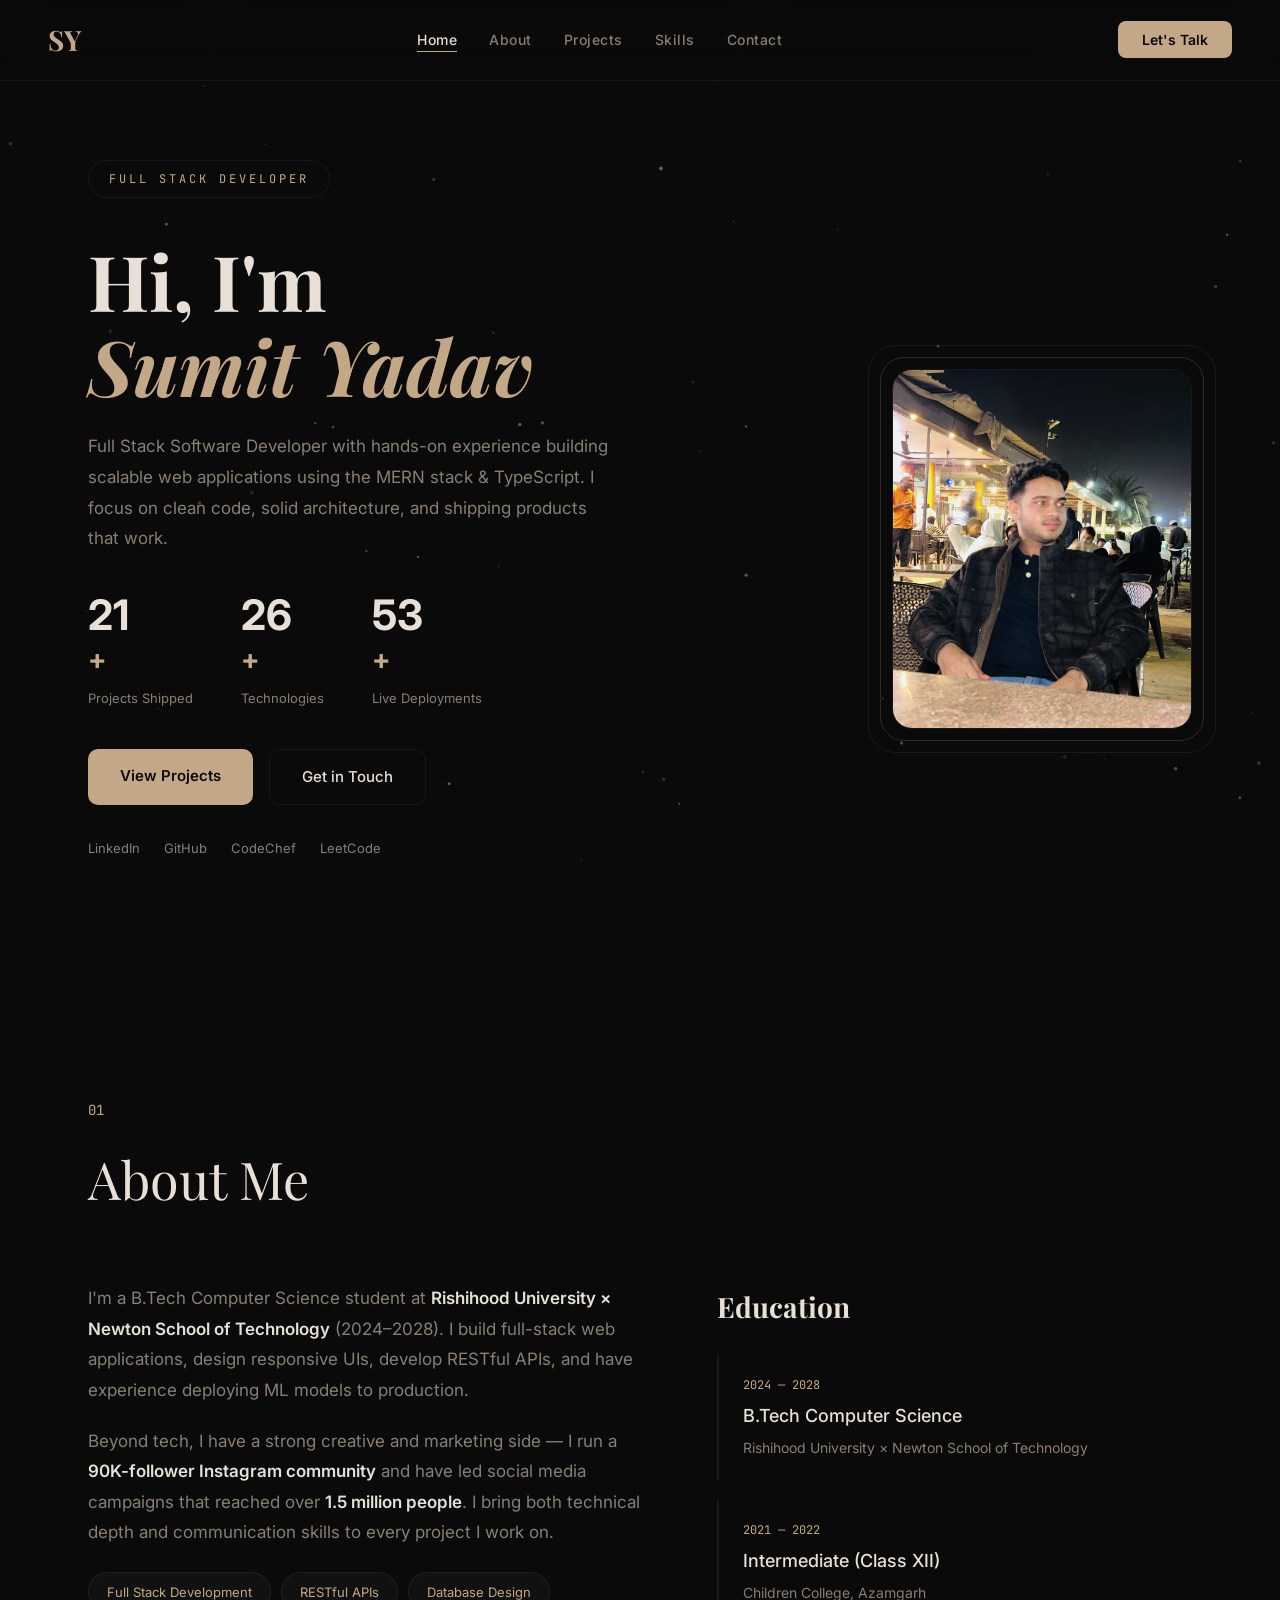
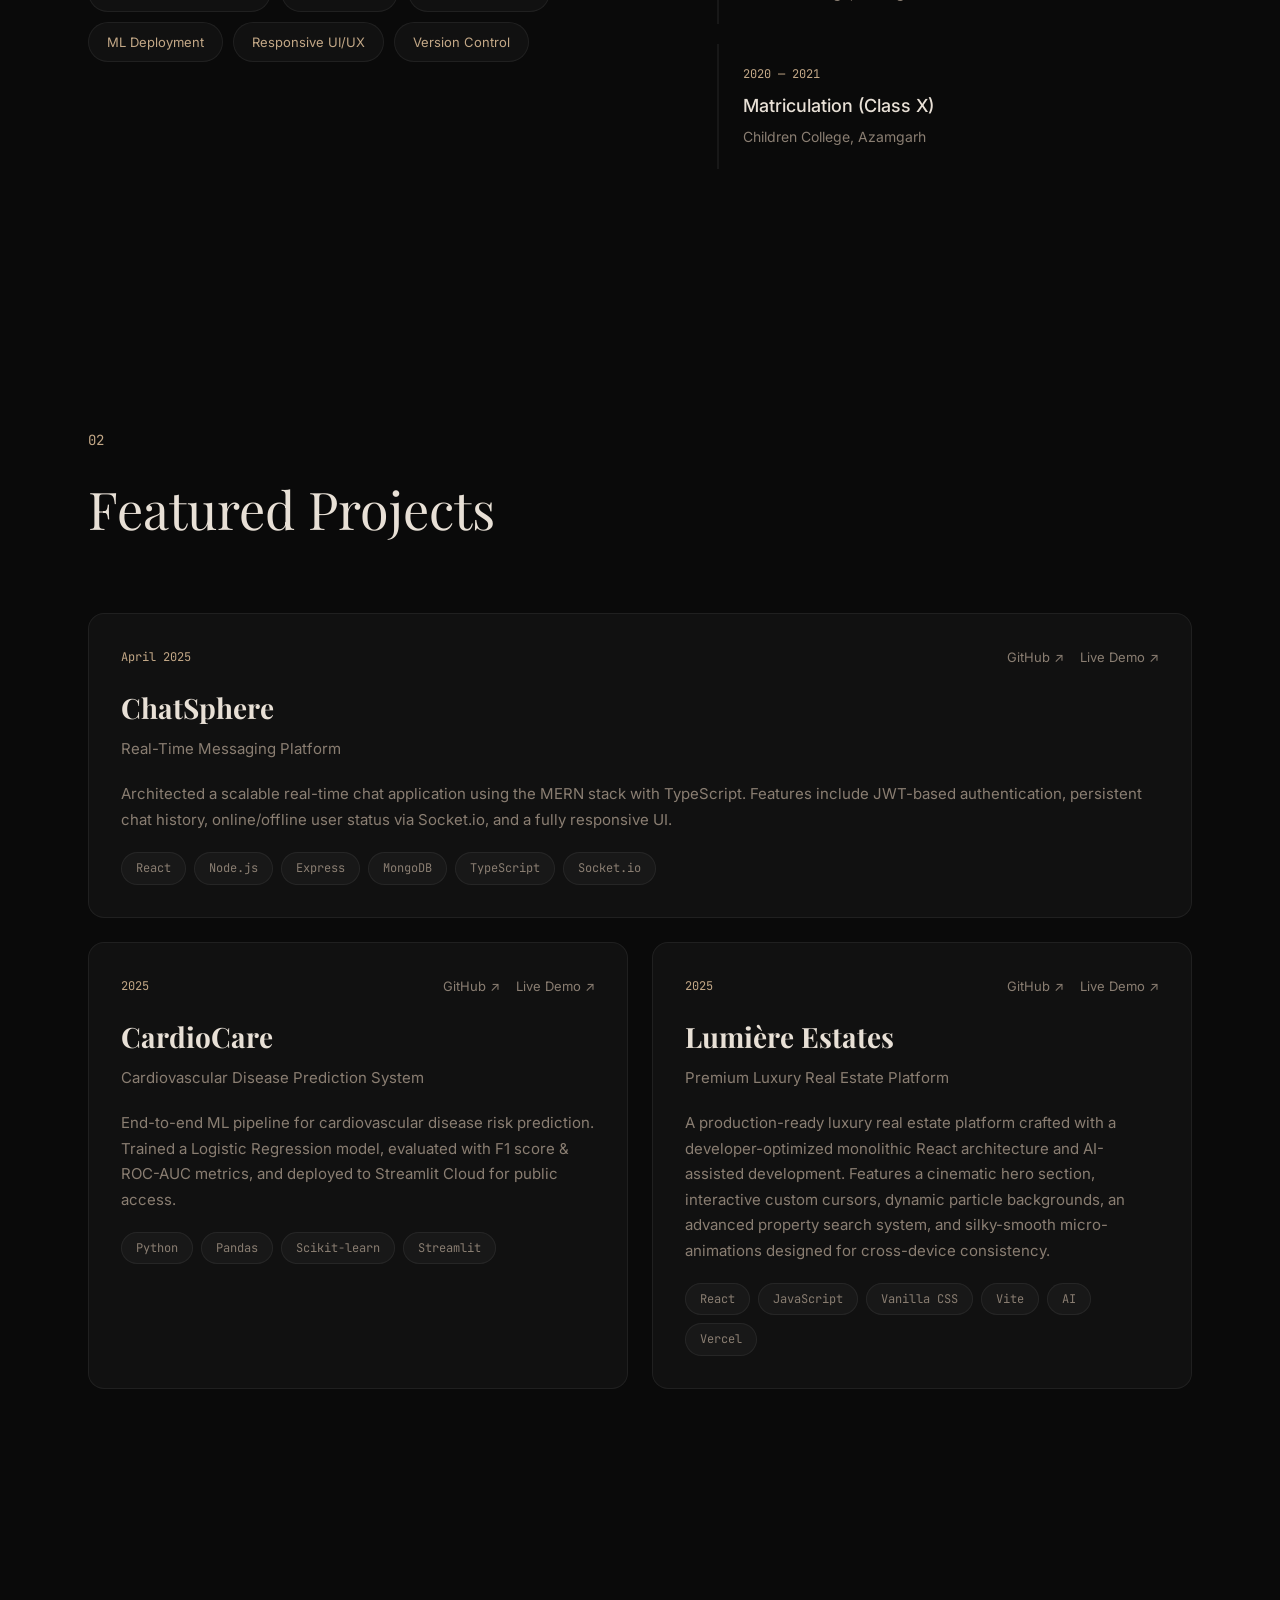
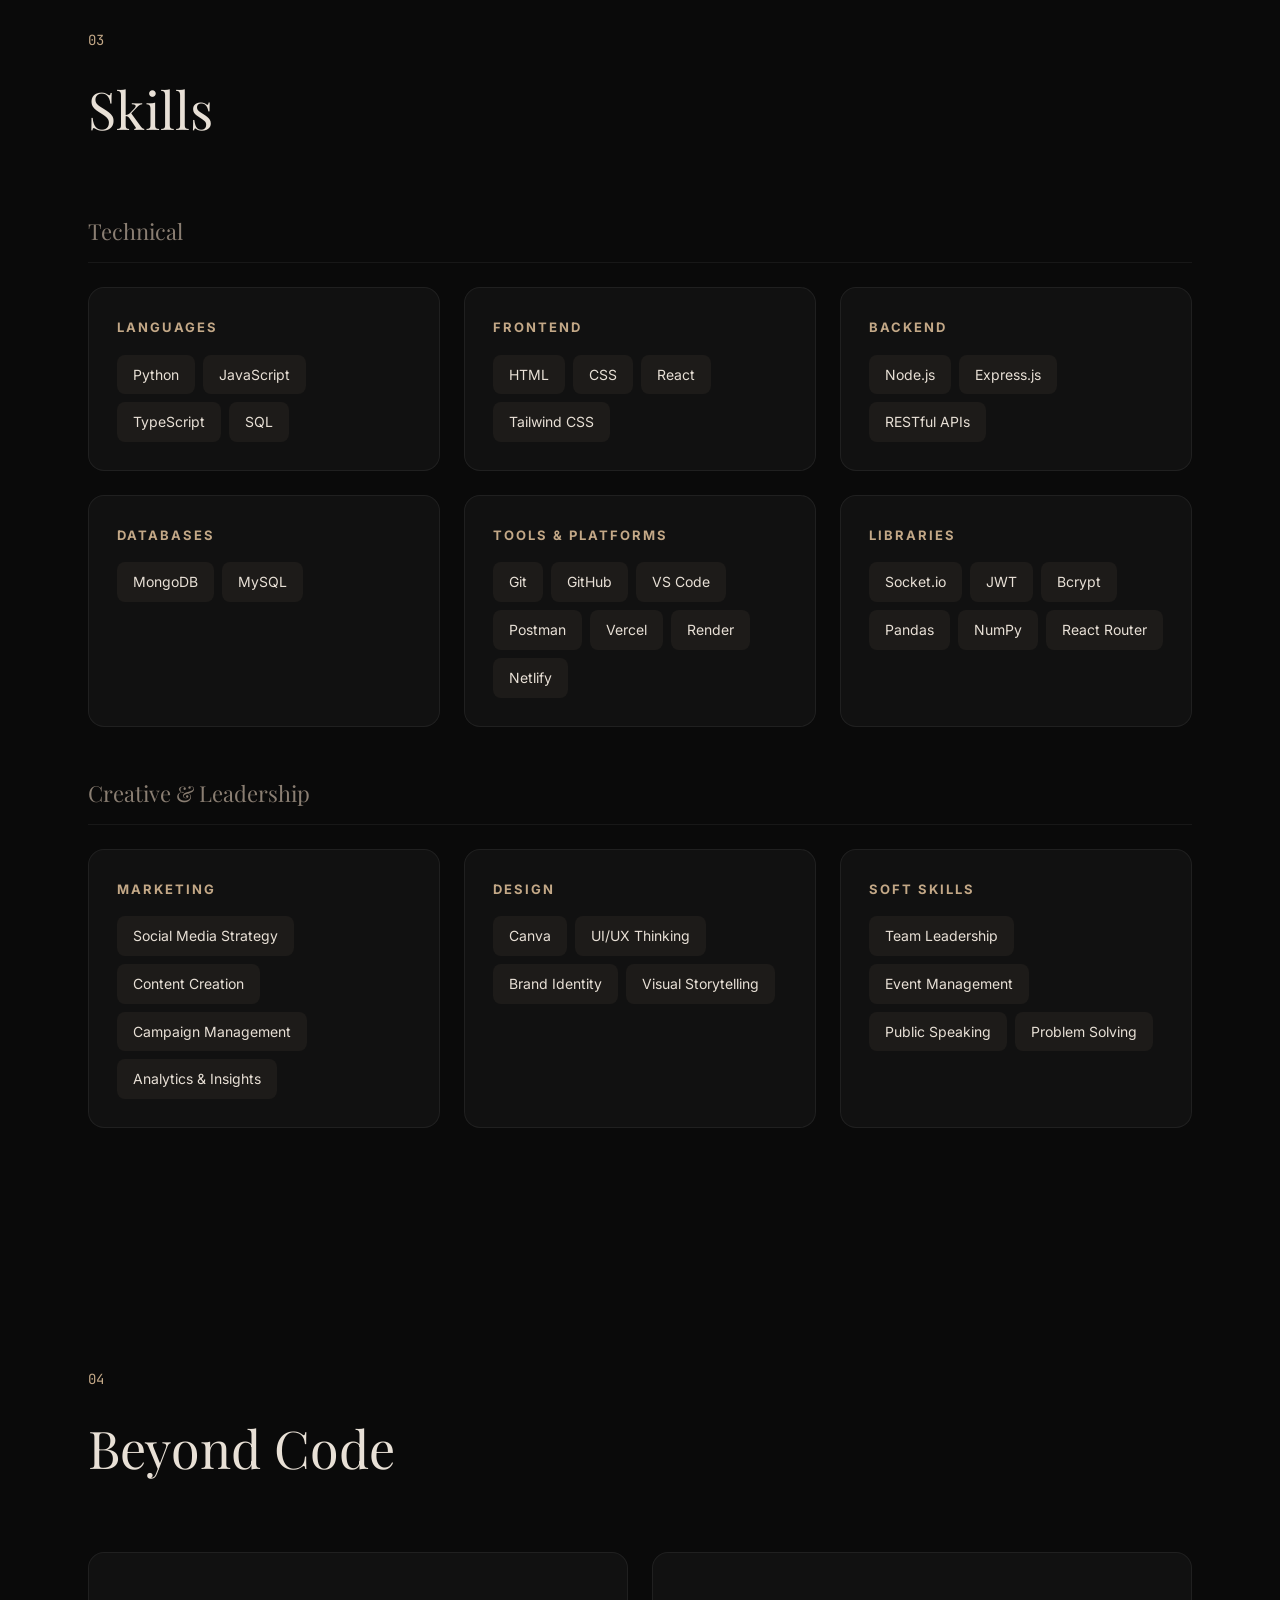
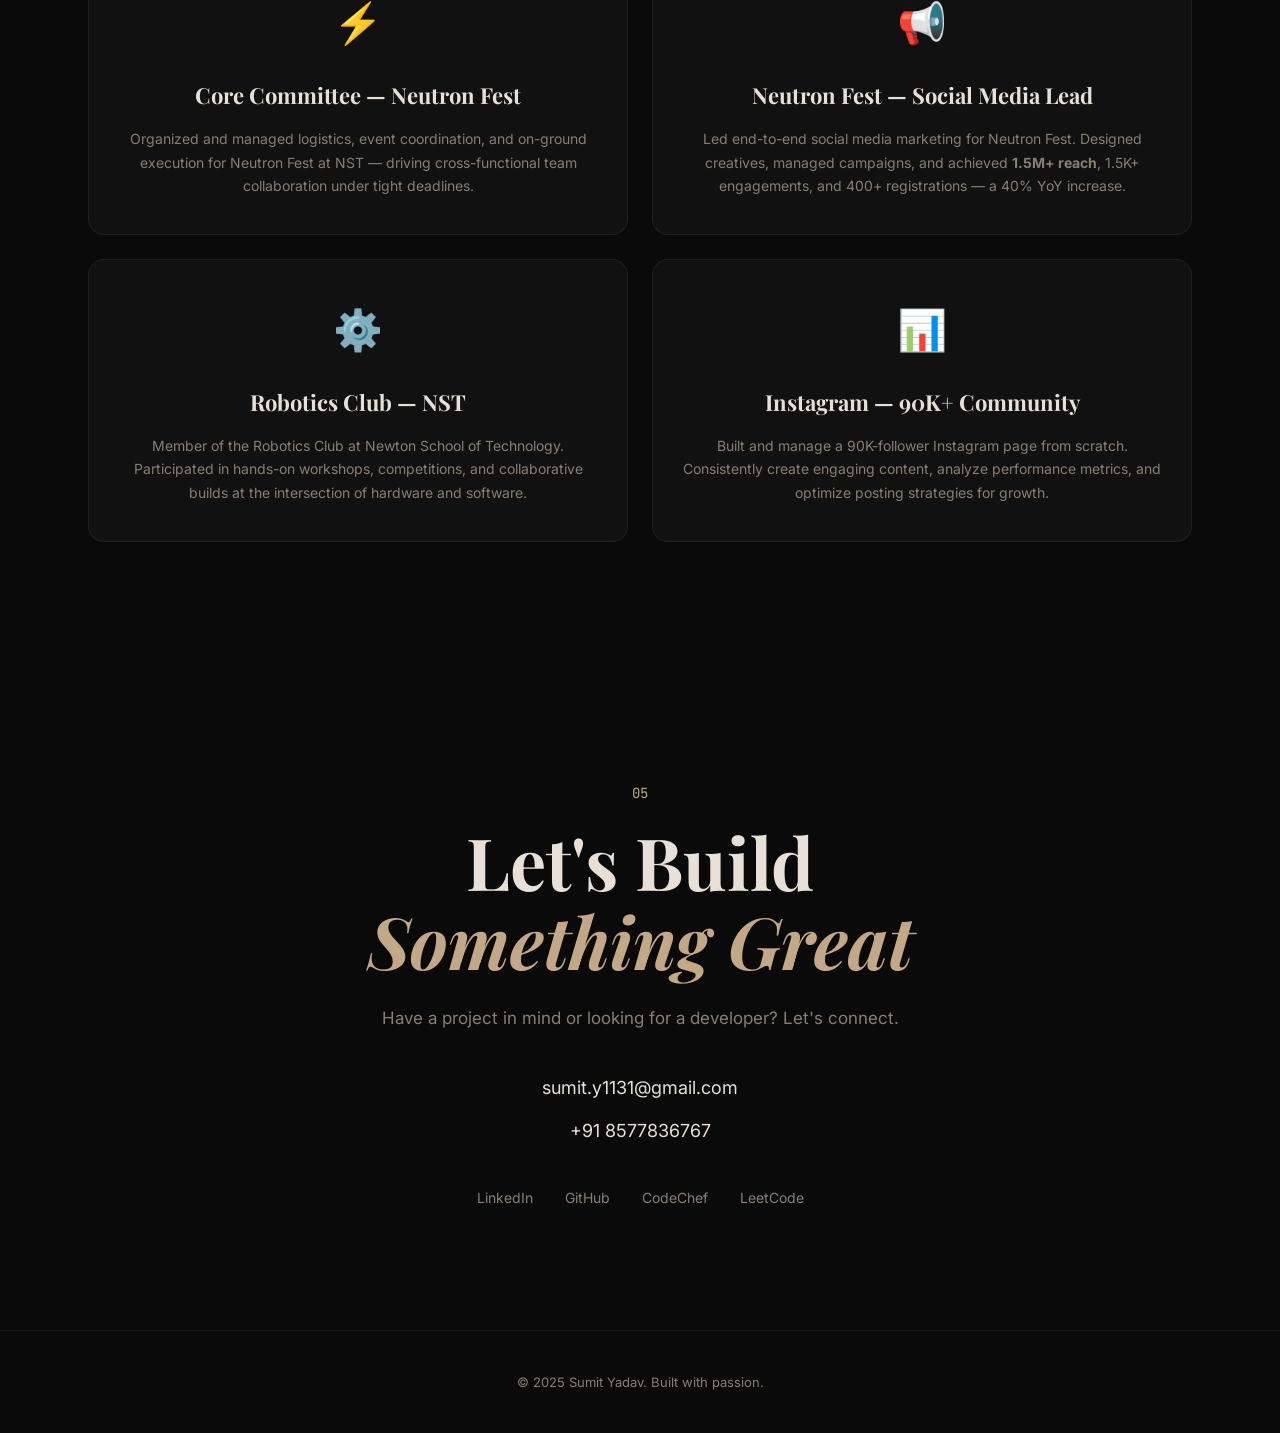
<file: index.html>
<!DOCTYPE html>
<html lang="en">
<head>
    <meta charset="UTF-8">
    <meta name="viewport" content="width=device-width, initial-scale=1.0">
    <title>Sumit Yadav — Full Stack Developer</title>
    <link rel="icon" type="image/x-icon" href="favicon.ico">
    <link rel="icon" type="image/png" sizes="32x32" href="img/favicon-32.png">
    <link rel="apple-touch-icon" sizes="180x180" href="img/favicon-180.png">
    <meta name="description" content="Full Stack Software Developer skilled in MERN stack, TypeScript, and ML. Building impactful products with clean code and scalable architecture.">
    <link href="https://fonts.googleapis.com/css2?family=Inter:wght@300;400;500;600;700&family=Playfair+Display:ital,wght@0,400;0,700;1,400&family=JetBrains+Mono:wght@400&display=swap" rel="stylesheet">
    <link rel="stylesheet" href="portfolio.css">
</head>
<body>
    <canvas id="particleCanvas"></canvas>
    <div class="cursor-glow" id="cursorGlow"></div>

    <!-- Navigation -->
    <header>
        <nav class="navbar" id="navbar">
            <a href="#" class="nav-brand">SY</a>
            <ul class="nav-links">
                <li><a href="#hero" class="nav-link active">Home</a></li>
                <li><a href="#about" class="nav-link">About</a></li>
                <li><a href="#projects" class="nav-link">Projects</a></li>
                <li><a href="#skills" class="nav-link">Skills</a></li>
                <li><a href="#contact" class="nav-link">Contact</a></li>
            </ul>
            <button class="nav-cta" id="navCtaBtn">Let's Talk</button>
        </nav>
    </header>

    <main>
        <!-- Hero -->
        <section id="hero" class="hero">
            <div class="hero-badge reveal">FULL STACK DEVELOPER</div>
            <div class="hero-content">
                <div class="hero-left">
                    <h1 class="hero-title">
                        <span class="line reveal">Hi, I'm</span>
                        <span class="line highlight reveal" style="--delay:0.15s">Sumit Yadav</span>
                    </h1>
                    <p class="hero-desc reveal" style="--delay:0.3s">Full Stack Software Developer with hands-on experience building scalable web applications using the MERN stack &amp; TypeScript. I focus on clean code, solid architecture, and shipping products that work.</p>
                    <div class="hero-stats reveal" style="--delay:0.45s">
                        <div class="stat">
                            <span class="stat-number" data-target="5">0</span><span class="stat-plus">+</span>
                            <span class="stat-label">Projects Shipped</span>
                        </div>
                        <div class="stat">
                            <span class="stat-number" data-target="8">0</span><span class="stat-plus">+</span>
                            <span class="stat-label">Technologies</span>
                        </div>
                        <div class="stat">
                            <span class="stat-number" data-target="3">0</span><span class="stat-plus">+</span>
                            <span class="stat-label">Live Deployments</span>
                        </div>
                    </div>
                    <div class="hero-actions reveal" style="--delay:0.6s">
                        <a href="#projects" class="btn-primary">View Projects</a>
                        <a href="#contact" class="btn-outline">Get in Touch</a>
                    </div>
                    <div class="hero-links reveal" style="--delay:0.7s">
                        <a href="https://linkedin.com" target="_blank" rel="noopener noreferrer" class="social-link">LinkedIn</a>
                        <a href="https://github.com/sumit316-glitch" target="_blank" rel="noopener noreferrer" class="social-link">GitHub</a>
                        <a href="https://codechef.com" target="_blank" rel="noopener noreferrer" class="social-link">CodeChef</a>
                        <a href="https://leetcode.com" target="_blank" rel="noopener noreferrer" class="social-link">LeetCode</a>
                    </div>
                </div>
                <div class="hero-right reveal" style="--delay:0.4s">
                    <div class="hero-image-wrapper">
                        <img src="img/PHOTO-2025-02-12-21-50-44.jpg" alt="Sumit Yadav" class="hero-image">
                        <div class="hero-image-ring"></div>
                        <div class="hero-image-ring ring-2"></div>
                    </div>
                </div>
            </div>
        </section>

        <!-- About -->
        <section id="about" class="about">
            <div class="section-header">
                <span class="section-tag">01</span>
                <h2 class="section-title title-reveal">About Me</h2>
            </div>
            <div class="about-grid">
                <div class="about-text">
                    <p>I'm a B.Tech Computer Science student at <strong>Rishihood University × Newton School of Technology</strong> (2024–2028). I build full-stack web applications, design responsive UIs, develop RESTful APIs, and have experience deploying ML models to production.</p>
                    <p>Beyond tech, I have a strong creative and marketing side — I run a <strong>90K-follower Instagram community</strong> and have led social media campaigns that reached over <strong>1.5 million people</strong>. I bring both technical depth and communication skills to every project I work on.</p>
                    <div class="about-strengths">
                        <span class="strength-tag">Full Stack Development</span>
                        <span class="strength-tag">RESTful APIs</span>
                        <span class="strength-tag">Database Design</span>
                        <span class="strength-tag">ML Deployment</span>
                        <span class="strength-tag">Responsive UI/UX</span>
                        <span class="strength-tag">Version Control</span>
                    </div>
                </div>
                <div class="about-education">
                    <h3 class="subsection-title">Education</h3>
                    <div class="edu-card">
                        <div class="edu-year">2024 — 2028</div>
                        <h4>B.Tech Computer Science</h4>
                        <p>Rishihood University × Newton School of Technology</p>
                    </div>
                    <div class="edu-card">
                        <div class="edu-year">2021 — 2022</div>
                        <h4>Intermediate (Class XII)</h4>
                        <p>Children College, Azamgarh</p>
                    </div>
                    <div class="edu-card">
                        <div class="edu-year">2020 — 2021</div>
                        <h4>Matriculation (Class X)</h4>
                        <p>Children College, Azamgarh</p>
                    </div>
                </div>
            </div>
        </section>

        <!-- Projects -->
        <section id="projects" class="projects">
            <div class="section-header">
                <span class="section-tag">02</span>
                <h2 class="section-title title-reveal">Featured Projects</h2>
            </div>
            <div class="projects-grid">
                <div class="project-card featured">
                    <div class="project-meta">
                        <span class="project-date">April 2025</span>
                        <div class="project-links">
                            <a href="https://github.com/sumit316-glitch/chatspeherenew" target="_blank" rel="noopener noreferrer" class="project-link">GitHub ↗</a>
                            <a href="https://chatspeherenew.vercel.app/login" target="_blank" rel="noopener noreferrer" class="project-link">Live Demo ↗</a>
                        </div>
                    </div>
                    <h3>ChatSphere</h3>
                    <p class="project-subtitle">Real-Time Messaging Platform</p>
                    <p>Architected a scalable real-time chat application using the MERN stack with TypeScript. Features include JWT-based authentication, persistent chat history, online/offline user status via Socket.io, and a fully responsive UI.</p>
                    <div class="project-tech">
                        <span>React</span><span>Node.js</span><span>Express</span><span>MongoDB</span><span>TypeScript</span><span>Socket.io</span>
                    </div>
                </div>

                <div class="project-card">
                    <div class="project-meta">
                        <span class="project-date">2025</span>
                        <div class="project-links">
                            <a href="https://github.com/Harsh-raj-08/gen-ai-patient-risk-management" target="_blank" rel="noopener noreferrer" class="project-link">GitHub ↗</a>
                            <a href="https://paitent-risk-management.streamlit.app/" target="_blank" rel="noopener noreferrer" class="project-link">Live Demo ↗</a>
                        </div>
                    </div>
                    <h3>CardioCare</h3>
                    <p class="project-subtitle">Cardiovascular Disease Prediction System</p>
                    <p>End-to-end ML pipeline for cardiovascular disease risk prediction. Trained a Logistic Regression model, evaluated with F1 score &amp; ROC-AUC metrics, and deployed to Streamlit Cloud for public access.</p>
                    <div class="project-tech">
                        <span>Python</span><span>Pandas</span><span>Scikit-learn</span><span>Streamlit</span>
                    </div>
                </div>

                <div class="project-card">
                    <div class="project-meta">
                        <span class="project-date">2025</span>
                        <div class="project-links">
                            <a href="https://github.com/sumit316-glitch/Estate-Ease" target="_blank" rel="noopener noreferrer" class="project-link">GitHub ↗</a>
                            <a href="https://estate-ease-liard.vercel.app" target="_blank" rel="noopener noreferrer" class="project-link">Live Demo ↗</a>
                        </div>
                    </div>
                    <h3>Lumière Estates</h3>
                    <p class="project-subtitle">Premium Luxury Real Estate Platform</p>
                    <p>A production-ready luxury real estate platform crafted with a developer-optimized monolithic React architecture and AI-assisted development. Features a cinematic hero section, interactive custom cursors, dynamic particle backgrounds, an advanced property search system, and silky-smooth micro-animations designed for cross-device consistency.</p>
                    <div class="project-tech">
                        <span>React</span><span>JavaScript</span><span>Vanilla CSS</span><span>Vite</span><span>AI</span><span>Vercel</span>
                    </div>
                </div>

            </div>
        </section>

        <!-- Skills -->
        <section id="skills" class="skills">
            <div class="section-header">
                <span class="section-tag">03</span>
                <h2 class="section-title title-reveal">Skills</h2>
            </div>

            <!-- Technical Skills -->
            <h3 class="skills-section-label">Technical</h3>
            <div class="skills-grid">
                <div class="skill-category">
                    <h4>Languages</h4>
                    <div class="skill-tags">
                        <span>Python</span><span>JavaScript</span><span>TypeScript</span><span>SQL</span>
                    </div>
                </div>
                <div class="skill-category">
                    <h4>Frontend</h4>
                    <div class="skill-tags">
                        <span>HTML</span><span>CSS</span><span>React</span><span>Tailwind CSS</span>
                    </div>
                </div>
                <div class="skill-category">
                    <h4>Backend</h4>
                    <div class="skill-tags">
                        <span>Node.js</span><span>Express.js</span><span>RESTful APIs</span>
                    </div>
                </div>
                <div class="skill-category">
                    <h4>Databases</h4>
                    <div class="skill-tags">
                        <span>MongoDB</span><span>MySQL</span>
                    </div>
                </div>
                <div class="skill-category">
                    <h4>Tools &amp; Platforms</h4>
                    <div class="skill-tags">
                        <span>Git</span><span>GitHub</span><span>VS Code</span><span>Postman</span><span>Vercel</span><span>Render</span><span>Netlify</span>
                    </div>
                </div>
                <div class="skill-category">
                    <h4>Libraries</h4>
                    <div class="skill-tags">
                        <span>Socket.io</span><span>JWT</span><span>Bcrypt</span><span>Pandas</span><span>NumPy</span><span>React Router</span>
                    </div>
                </div>
            </div>

            <!-- Non-Technical Skills -->
            <h3 class="skills-section-label" style="margin-top: 48px;">Creative &amp; Leadership</h3>
            <div class="skills-grid">
                <div class="skill-category">
                    <h4>Marketing</h4>
                    <div class="skill-tags">
                        <span>Social Media Strategy</span><span>Content Creation</span><span>Campaign Management</span><span>Analytics &amp; Insights</span>
                    </div>
                </div>
                <div class="skill-category">
                    <h4>Design</h4>
                    <div class="skill-tags">
                        <span>Canva</span><span>UI/UX Thinking</span><span>Brand Identity</span><span>Visual Storytelling</span>
                    </div>
                </div>
                <div class="skill-category">
                    <h4>Soft Skills</h4>
                    <div class="skill-tags">
                        <span>Team Leadership</span><span>Event Management</span><span>Public Speaking</span><span>Problem Solving</span>
                    </div>
                </div>
            </div>
        </section>

        <!-- Extra-Curricular -->
        <section id="extras" class="extras">
            <div class="section-header">
                <span class="section-tag">04</span>
                <h2 class="section-title title-reveal">Beyond Code</h2>
            </div>
            <div class="extras-grid">
                <div class="extra-card">
                    <div class="extra-icon">⚡</div>
                    <h3>Core Committee — Neutron Fest</h3>
                    <p>Organized and managed logistics, event coordination, and on-ground execution for Neutron Fest at NST — driving cross-functional team collaboration under tight deadlines.</p>
                </div>
                <div class="extra-card">
                    <div class="extra-icon">📢</div>
                    <h3>Neutron Fest — Social Media Lead</h3>
                    <p>Led end-to-end social media marketing for Neutron Fest. Designed creatives, managed campaigns, and achieved <strong>1.5M+ reach</strong>, 1.5K+ engagements, and 400+ registrations — a 40% YoY increase.</p>
                </div>
                <div class="extra-card">
                    <div class="extra-icon">⚙️</div>
                    <h3>Robotics Club — NST</h3>
                    <p>Member of the Robotics Club at Newton School of Technology. Participated in hands-on workshops, competitions, and collaborative builds at the intersection of hardware and software.</p>
                </div>
                <div class="extra-card">
                    <div class="extra-icon">📊</div>
                    <h3>Instagram — 90K+ Community</h3>
                    <p>Built and manage a 90K-follower Instagram page from scratch. Consistently create engaging content, analyze performance metrics, and optimize posting strategies for growth.</p>
                </div>
            </div>
        </section>

        <!-- Contact -->
        <section id="contact" class="contact">
            <div class="contact-inner">
                <span class="section-tag">05</span>
                <h2 class="contact-title title-reveal">Let's Build<br><em>Something Great</em></h2>
                <p class="contact-desc">Have a project in mind or looking for a developer? Let's connect.</p>
                <div class="contact-info">
                    <a href="mailto:sumit.y1131@gmail.com" class="contact-item">sumit.y1131@gmail.com</a>
                    <a href="tel:+918577836767" class="contact-item">+91 8577836767</a>
                </div>
                <div class="contact-socials">
                    <a href="https://linkedin.com" target="_blank" rel="noopener noreferrer">LinkedIn</a>
                    <a href="https://github.com/sumit316-glitch" target="_blank" rel="noopener noreferrer">GitHub</a>
                    <a href="https://codechef.com" target="_blank" rel="noopener noreferrer">CodeChef</a>
                    <a href="https://leetcode.com" target="_blank" rel="noopener noreferrer">LeetCode</a>
                </div>
            </div>
        </section>
    </main>

    <footer>
        <p>&copy; 2025 Sumit Yadav. Built with passion.</p>
    </footer>

    <script src="portfolio.js"></script>
</body>
</html>
</file>
<file: portfolio.css>
:root {
    --bg: #0a0a0a;
    --bg-card: rgba(255, 255, 255, 0.03);
    --bg-card-hover: rgba(255, 255, 255, 0.06);
    --border: rgba(255, 255, 255, 0.06);
    --border-hover: rgba(195, 168, 135, 0.3);
    --text: #e8e0d6;
    --text-muted: #8a7e72;
    --accent: #c3a887;
    --accent-glow: rgba(195, 168, 135, 0.15);
    --font: 'Inter', -apple-system, sans-serif;
    --font-display: 'Playfair Display', serif;
    --font-mono: 'JetBrains Mono', monospace;
}

*,
*::before,
*::after {
    margin: 0;
    padding: 0;
    box-sizing: border-box;
}

html {
    scroll-behavior: smooth;
}

body {
    font-family: var(--font);
    background: var(--bg);
    color: var(--text);
    line-height: 1.7;
    overflow-x: hidden;
    -webkit-font-smoothing: antialiased;
}

/* ═══════ Particle Canvas ═══════ */

#particleCanvas {
    position: fixed;
    top: 0;
    left: 0;
    width: 100%;
    height: 100%;
    z-index: 0;
    pointer-events: none;
}

/* ═══════ Cursor Glow ═══════ */

.cursor-glow {
    position: fixed;
    width: 700px;
    height: 700px;
    border-radius: 50%;
    background: radial-gradient(circle, var(--accent-glow) 0%, transparent 70%);
    pointer-events: none;
    z-index: 0;
    transform: translate(-50%, -50%);
    opacity: 0;
    transition: opacity 0.4s;
}

/* ═══════ GRAND REVEAL ANIMATIONS ═══════ */

.reveal {
    opacity: 0;
    transform: translateY(40px);
    transition: opacity 0.8s cubic-bezier(0.16, 1, 0.3, 1),
        transform 0.8s cubic-bezier(0.16, 1, 0.3, 1);
    transition-delay: var(--delay, 0s);
}

.reveal.visible {
    opacity: 1;
    transform: translateY(0);
}

/* Grand title reveal */

.title-reveal {
    opacity: 0;
    transform: translateY(50px) scale(0.95);
    transition: opacity 1s cubic-bezier(0.16, 1, 0.3, 1),
        transform 1s cubic-bezier(0.16, 1, 0.3, 1);
}

.title-reveal.visible {
    opacity: 1;
    transform: translateY(0) scale(1);
}

/* Fade-up for scroll-triggered elements */

.fade-up {
    opacity: 0;
    transform: translateY(30px);
    transition: opacity 0.7s ease, transform 0.7s ease;
}

.fade-up.visible {
    opacity: 1;
    transform: translateY(0);
}

/* ═══════ Navbar ═══════ */

.navbar {
    position: fixed;
    top: 0;
    left: 0;
    width: 100%;
    display: flex;
    align-items: center;
    justify-content: space-between;
    padding: 16px 48px;
    background: rgba(10, 10, 10, 0.8);
    backdrop-filter: blur(20px);
    -webkit-backdrop-filter: blur(20px);
    border-bottom: 1px solid var(--border);
    z-index: 100;
    transition: padding 0.3s, background 0.3s;
}

.navbar.scrolled {
    padding: 10px 48px;
    background: rgba(10, 10, 10, 0.95);
}
.nav-brand {
    font-family: var(--font-display);
    font-size: 28px;
    font-weight: 700;
    color: var(--accent);
    text-decoration: none;
}

.nav-links {
    display: flex;
    gap: 32px;
    list-style: none;
}

.nav-link {
    text-decoration: none;
    color: var(--text-muted);
    font-size: 14px;
    font-weight: 500;
    letter-spacing: 0.5px;
    transition: color 0.3s;
    position: relative;
}

.nav-link::after {
    content: '';
    position: absolute;
    bottom: -4px;
    left: 0;
    width: 0;
    height: 1px;
    background: var(--accent);
    transition: width 0.3s;
}

.nav-link:hover,
.nav-link.active {
    color: var(--text);
}

.nav-link:hover::after,
.nav-link.active::after {
    width: 100%;
}

.nav-cta {
    background: var(--accent);
    color: var(--bg);
    border: none;
    padding: 10px 24px;
    border-radius: 8px;
    font-size: 14px;
    font-weight: 600;
    cursor: pointer;
    transition: all 0.3s;
    font-family: var(--font);
}

.nav-cta:hover {
    opacity: 0.85;
    transform: translateY(-1px);
}

/* ═══════ Sections ═══════ */

section {
    padding: 120px 48px;
    max-width: 1200px;
    margin: 0 auto;
    position: relative;
    z-index: 1;
}

.section-header {
    margin-bottom: 60px;
}

.section-tag {
    font-family: var(--font-mono);
    font-size: 14px;
    color: var(--accent);
    display: block;
    margin-bottom: 12px;
}

.section-title {
    font-family: var(--font-display);
    font-size: clamp(36px, 5vw, 52px);
    font-weight: 400;
}

/* ═══════ HERO ═══════ */

.hero {
    padding-top: 160px;
    min-height: 100vh;
    display: flex;
    flex-direction: column;
    justify-content: center;
}

.hero-badge {
    font-family: var(--font-mono);
    font-size: 12px;
    letter-spacing: 3px;
    color: var(--accent);
    margin-bottom: 40px;
    padding: 8px 20px;
    border: 1px solid var(--border);
    border-radius: 30px;
    display: inline-block;
    width: fit-content;
}

.hero-content {
    display: flex;
    align-items: center;
    gap: 80px;
}

.hero-left {
    flex: 1;
}

.hero-right {
    flex-shrink: 0;
}

.hero-title {
    font-family: var(--font-display);
    font-size: clamp(48px, 6vw, 80px);
    line-height: 1.1;
    margin-bottom: 24px;
}

.hero-title .line {
    display: block;
}

.hero-title .highlight {
    color: var(--accent);
    font-style: italic;
}

.hero-desc {
    font-size: 17px;
    color: var(--text-muted);
    max-width: 520px;
    margin-bottom: 40px;
    line-height: 1.8;
}

.hero-stats {
    display: flex;
    gap: 48px;
    margin-bottom: 40px;
}

.stat {
    display: flex;
    flex-direction: column;
}

.stat-number {
    font-size: 42px;
    font-weight: 700;
    color: var(--text);
    line-height: 1;
}

.stat-plus,
.stat-decimal {
    font-size: 28px;
    font-weight: 700;
    color: var(--accent);
}

.stat-label {
    font-size: 13px;
    color: var(--text-muted);
    margin-top: 4px;
}

.hero-actions {
    display: flex;
    gap: 16px;
    margin-bottom: 32px;
}

.btn-primary {
    background: var(--accent);
    color: var(--bg);
    padding: 14px 32px;
    border-radius: 10px;
    text-decoration: none;
    font-weight: 600;
    font-size: 15px;
    transition: all 0.3s;
    display: inline-block;
    position: relative;
    overflow: hidden;
}

.btn-primary::after {
    content: '';
    position: absolute;
    top: 50%;
    left: 50%;
    width: 0;
    height: 0;
    border-radius: 50%;
    background: rgba(255, 255, 255, 0.2);
    transform: translate(-50%, -50%);
    transition: width 0.5s, height 0.5s;
}

.btn-primary:hover::after {
    width: 300px;
    height: 300px;
}

.btn-primary:hover {
    transform: translateY(-2px);
    box-shadow: 0 8px 30px var(--accent-glow);
}

.btn-outline {
    border: 1px solid var(--border);
    color: var(--text);
    padding: 14px 32px;
    border-radius: 10px;
    text-decoration: none;
    font-weight: 500;
    font-size: 15px;
    transition: all 0.3s;
    display: inline-block;
}

.btn-outline:hover {
    border-color: var(--accent);
    color: var(--accent);
}

.hero-links {
    display: flex;
    gap: 24px;
}

.social-link {
    font-size: 13px;
    color: var(--text-muted);
    text-decoration: none;
    transition: color 0.3s;
}

.social-link:hover {
    color: var(--accent);
}

/* Hero Image */

.hero-image-wrapper {
    position: relative;
    width: 300px;
    height: 360px;
}

.hero-image {
    width: 100%;
    height: 100%;
    object-fit: cover;
    border-radius: 20px;
    border: 1px solid var(--border);
    filter: grayscale(20%);
    transition: filter 0.5s, transform 0.5s;
}

.hero-image:hover {
    filter: grayscale(0%);
    transform: scale(1.02);
}

.hero-image-ring {
    position: absolute;
    inset: -12px;
    border: 1px solid var(--accent);
    border-radius: 24px;
    opacity: 0.2;
    animation: ringPulse 3s ease-in-out infinite;
}

.hero-image-ring.ring-2 {
    inset: -24px;
    border-radius: 28px;
    animation-delay: 1.5s;
    opacity: 0.1;
}

@keyframes ringPulse {

    0%,
    100% {
        opacity: 0.1;
        transform: scale(1);
    }

    50% {
        opacity: 0.3;
        transform: scale(1.01);
    }
}



/* ═══════ ABOUT ═══════ */

.about-grid {
    display: grid;
    grid-template-columns: 1.2fr 1fr;
    gap: 60px;
}

.about-text p {
    font-size: 17px;
    color: var(--text-muted);
    margin-bottom: 20px;
    line-height: 1.8;
}

.about-text strong {
    color: var(--text);
    font-weight: 600;
}

.about-strengths {
    display: flex;
    flex-wrap: wrap;
    gap: 10px;
    margin-top: 24px;
}

.strength-tag {
    font-size: 13px;
    padding: 8px 18px;
    border: 1px solid var(--border);
    border-radius: 30px;
    color: var(--accent);
    background: var(--bg-card);
    transition: all 0.4s;
}

.strength-tag:hover {
    border-color: var(--accent);
    background: var(--accent-glow);
    transform: translateY(-2px);
    box-shadow: 0 5px 20px rgba(195, 168, 135, 0.1);
}

.subsection-title {
    font-family: var(--font-display);
    font-size: 28px;
    margin-bottom: 24px;
}

.edu-card {
    padding: 20px 24px;
    border-left: 2px solid var(--border);
    margin-bottom: 20px;
    transition: all 0.4s;
}

.edu-card:hover {
    border-color: var(--accent);
    transform: translateX(8px);
}

.edu-year {
    font-family: var(--font-mono);
    font-size: 12px;
    color: var(--accent);
    margin-bottom: 6px;
}

.edu-card h4 {
    font-size: 18px;
    font-weight: 500;
    margin-bottom: 4px;
}

.edu-card p {
    font-size: 14px;
    color: var(--text-muted);
}

/* ═══════ PROJECTS ═══════ */

.projects-grid {
    display: grid;
    grid-template-columns: repeat(2, 1fr);
    gap: 24px;
}

.project-card {
    background: var(--bg-card);
    border: 1px solid var(--border);
    border-radius: 16px;
    padding: 32px;
    transition: all 0.5s cubic-bezier(0.16, 1, 0.3, 1);
    position: relative;
    overflow: hidden;
}

.project-card::before {
    content: '';
    position: absolute;
    top: 0;
    left: 0;
    width: 100%;
    height: 2px;
    background: linear-gradient(90deg, transparent, var(--accent), transparent);
    opacity: 0;
    transition: opacity 0.5s;
}

/* Shimmer effect on hover */

.project-card::after {
    content: '';
    position: absolute;
    top: -50%;
    left: -50%;
    width: 200%;
    height: 200%;
    background: linear-gradient(to bottom right,
            transparent 40%,
            rgba(195, 168, 135, 0.03) 50%,
            transparent 60%);
    transform: rotate(30deg);
    opacity: 0;
    transition: opacity 0.5s;
}

.project-card:hover {
    border-color: var(--border-hover);
    background: var(--bg-card-hover);
    transform: translateY(-6px);
    box-shadow: 0 25px 50px rgba(0, 0, 0, 0.4);
}

.project-card:hover::before {
    opacity: 1;
}

.project-card:hover::after {
    opacity: 1;
}

.project-card.featured {
    grid-column: span 2;
}

.project-meta {
    display: flex;
    justify-content: space-between;
    align-items: center;
    margin-bottom: 16px;
    position: relative;
    z-index: 2;
}

.project-date {
    font-family: var(--font-mono);
    font-size: 12px;
    color: var(--accent);
}

.project-links {
    display: flex;
    gap: 16px;
}

.project-link {
    font-size: 13px;
    color: var(--text-muted);
    text-decoration: none;
    transition: color 0.3s;
}

.project-link:hover {
    color: var(--accent);
}

.project-card h3 {
    font-family: var(--font-display);
    font-size: 28px;
    margin-bottom: 4px;
}

.project-subtitle {
    font-size: 14px;
    color: var(--accent);
    margin-bottom: 12px;
}

.project-card>p {
    font-size: 15px;
    color: var(--text-muted);
    margin-bottom: 20px;
    position: relative;
    z-index: 1;
}

.project-tech {
    display: flex;
    flex-wrap: wrap;
    gap: 8px;
    position: relative;
    z-index: 1;
}

.project-tech span {
    font-family: var(--font-mono);
    font-size: 12px;
    padding: 5px 14px;
    border-radius: 20px;
    background: var(--bg-card);
    border: 1px solid var(--border);
    color: var(--text-muted);
    transition: all 0.3s;
}

.project-tech span:hover {
    border-color: var(--accent);
    color: var(--accent);
}

/* ═══════ SKILLS ═══════ */

.skills-section-label {
    font-family: var(--font-display);
    font-size: 22px;
    font-weight: 400;
    color: var(--text-muted);
    margin-bottom: 24px;
    padding-bottom: 12px;
    border-bottom: 1px solid var(--border);
}

.skills-grid {
    display: grid;
    grid-template-columns: repeat(3, 1fr);
    gap: 24px;
}

.skill-category {
    background: var(--bg-card);
    border: 1px solid var(--border);
    border-radius: 16px;
    padding: 28px;
    transition: all 0.4s;
    position: relative;
    overflow: hidden;
}

.skill-category::before {
    content: '';
    position: absolute;
    top: 0;
    left: -100%;
    width: 100%;
    height: 2px;
    background: linear-gradient(90deg, transparent, var(--accent), transparent);
    transition: left 0.6s;
}

.skill-category:hover::before {
    left: 100%;
}

.skill-category:hover {
    border-color: var(--border-hover);
    transform: translateY(-4px);
}

.skill-category h4 {
    font-size: 13px;
    color: var(--accent);
    text-transform: uppercase;
    letter-spacing: 2px;
    margin-bottom: 16px;
}

.skill-tags {
    display: flex;
    flex-wrap: wrap;
    gap: 8px;
}

.skill-tags span {
    font-size: 14px;
    padding: 8px 16px;
    background: rgba(195, 168, 135, 0.06);
    border-radius: 8px;
    color: var(--text);
    transition: all 0.3s;
}

.skill-tags span:hover {
    background: var(--accent-glow);
    color: var(--accent);
    transform: translateY(-2px);
}

/* ═══════ EXTRA-CURRICULAR ═══════ */

.extras-grid {
    display: grid;
    grid-template-columns: repeat(2, 1fr);
    gap: 24px;
}

.extra-card {
    background: var(--bg-card);
    border: 1px solid var(--border);
    border-radius: 16px;
    padding: 36px 28px;
    text-align: center;
    transition: all 0.5s cubic-bezier(0.16, 1, 0.3, 1);
    position: relative;
    overflow: hidden;
}

.extra-card::before {
    content: '';
    position: absolute;
    inset: 0;
    background: radial-gradient(circle at 50% 0%, var(--accent-glow) 0%, transparent 60%);
    opacity: 0;
    transition: opacity 0.5s;
}

.extra-card:hover {
    border-color: var(--border-hover);
    transform: translateY(-6px);
    box-shadow: 0 20px 40px rgba(0, 0, 0, 0.3);
}

.extra-card:hover::before {
    opacity: 1;
}

.extra-icon {
    font-size: 40px;
    margin-bottom: 20px;
    position: relative;
    z-index: 1;
}

.extra-card h3 {
    font-family: var(--font-display);
    font-size: 22px;
    margin-bottom: 12px;
    position: relative;
    z-index: 1;
}

.extra-card p {
    font-size: 14px;
    color: var(--text-muted);
    line-height: 1.7;
    position: relative;
    z-index: 1;
}

/* ═══════ CONTACT ═══════ */

.contact {
    text-align: center;
}

.contact-inner {
    max-width: 600px;
    margin: 0 auto;
}

.contact-title {
    font-family: var(--font-display);
    font-size: clamp(40px, 6vw, 72px);
    line-height: 1.1;
    margin: 16px 0 24px;
}

.contact-title em {
    color: var(--accent);
}

.contact-desc {
    font-size: 17px;
    color: var(--text-muted);
    margin-bottom: 40px;
}

.contact-info {
    display: flex;
    flex-direction: column;
    gap: 12px;
    margin-bottom: 40px;
}

.contact-item {
    font-size: 18px;
    color: var(--text);
    text-decoration: none;
    transition: all 0.3s;
}

.contact-item:hover {
    color: var(--accent);
    letter-spacing: 1px;
}

.contact-socials {
    display: flex;
    justify-content: center;
    gap: 32px;
}

.contact-socials a {
    color: var(--text-muted);
    text-decoration: none;
    font-size: 14px;
    transition: color 0.3s;
}

.contact-socials a:hover {
    color: var(--accent);
}

/* ═══════ Footer ═══════ */

footer {
    text-align: center;
    padding: 40px 48px;
    border-top: 1px solid var(--border);
    font-size: 13px;
    color: var(--text-muted);
    position: relative;
    z-index: 1;
}

/* ═══════ Responsive ═══════ */

@media (max-width: 900px) {
    section {
        padding: 80px 24px;
    }

    .navbar {
        padding: 12px 24px;
    }

    .nav-links,
    .nav-cta {
        display: none;
    }

    .hero-content {
        flex-direction: column-reverse;
        gap: 40px;
        text-align: center;
    }

    .hero-desc {
        margin: 0 auto 32px;
    }

    .hero-stats {
        justify-content: center;
    }

    .hero-actions {
        justify-content: center;
    }

    .hero-links {
        justify-content: center;
    }

    .hero-image-wrapper {
        width: 200px;
        height: 240px;
    }

    .about-grid {
        grid-template-columns: 1fr;
    }

    .projects-grid {
        grid-template-columns: 1fr;
    }

    .project-card.featured {
        grid-column: span 1;
    }

    .skills-grid {
        grid-template-columns: 1fr 1fr;
    }

    .extras-grid {
        grid-template-columns: 1fr;
    }

}

@media (max-width: 600px) {
    .hero-stats {
        flex-direction: row;
        flex-wrap: wrap;
        gap: 24px;
        align-items: center;
        justify-content: center;
    }

    .stat-number {
        font-size: 32px;
    }

    .stat-plus,
    .stat-decimal {
        font-size: 20px;
    }

    .stat-label {
        font-size: 11px;
    }

    .hero-title {
        font-size: 36px;
    }
    
    .hero-desc {
        font-size: 15px;
        line-height: 1.6;
    }

    .hero-actions {
        flex-direction: column;
        gap: 12px;
        width: 100%;
    }
    
    .hero-actions .btn-primary,
    .hero-actions .btn-outline {
        width: 100%;
        box-sizing: border-box;
    }

    .skills-grid {
        grid-template-columns: 1fr;
    }
}
</file>
